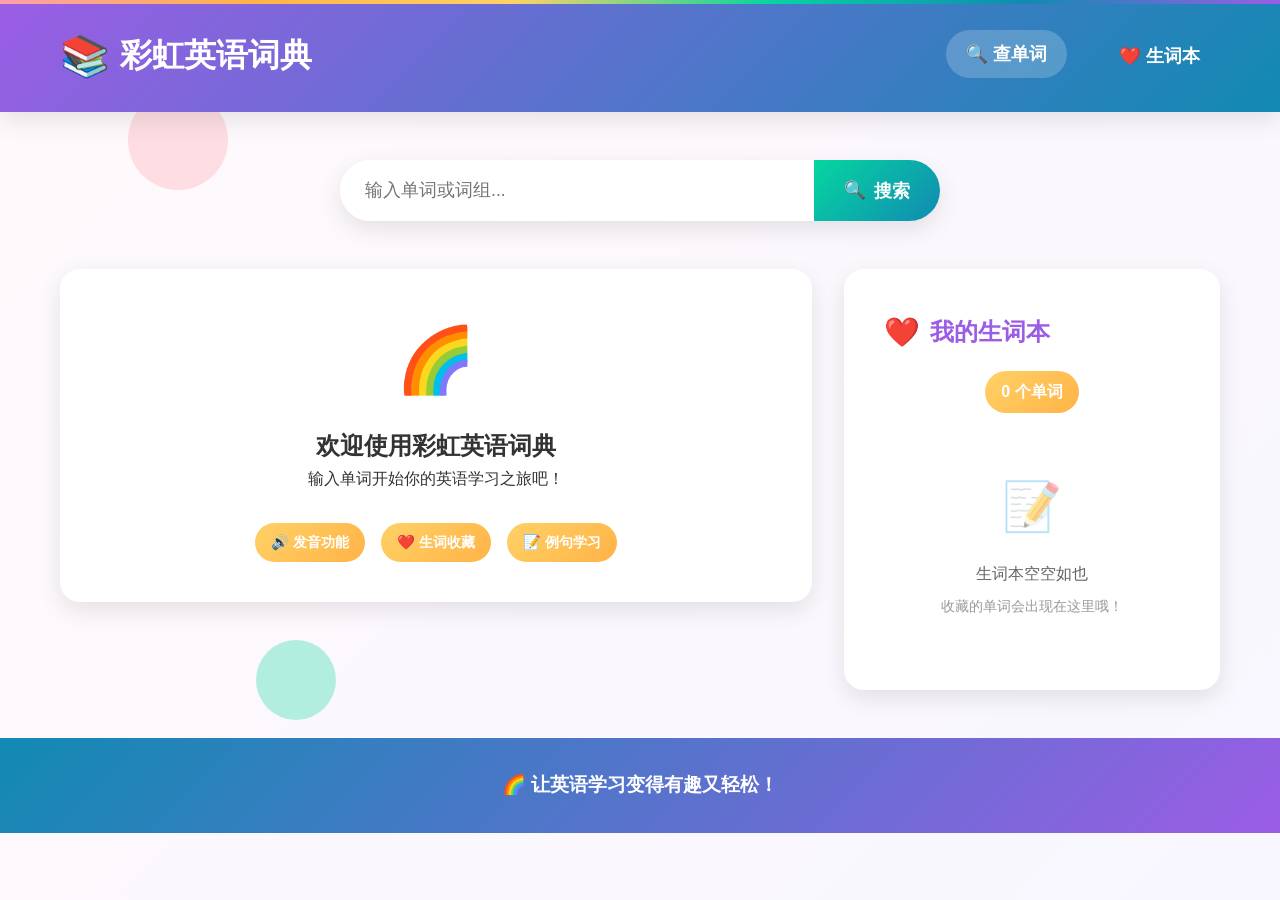
<file: index.html>
<!DOCTYPE html>
<html lang="en">
<head>
    <meta charset="UTF-8">
    <meta name="viewport" content="width=device-width, initial-scale=1.0">
    <title>彩虹英语词典 | Rainbow English Dictionary</title>
    <link rel="stylesheet" href="style.css">
</head>
<body>
    <div class="background-animation">
        <div class="bubble bubble-1"></div>
        <div class="bubble bubble-2"></div>
        <div class="bubble bubble-3"></div>
        <div class="bubble bubble-4"></div>
    </div>

    <header>
        <div class="container">
            <div class="header-content">
                <div class="logo">
                    <span class="logo-icon">📚</span>
                    <span>彩虹英语词典</span>
                </div>
                <nav>
                    <ul>
                        <li><a href="#" class="nav-link active" data-section="dictionary">🔍 查单词</a></li>
                        <li><a href="#" class="nav-link" data-section="vocabulary">❤️ 生词本</a></li>
                    </ul>
                </nav>
            </div>
        </div>
    </header>

    <section class="search-section">
        <div class="container">
            <div class="search-container">
                <input type="text" class="search-input" placeholder="输入单词或词组..." id="searchInput">
                <button class="search-btn" id="searchBtn">
                    <span class="btn-icon">🔍</span>
                    搜索
                </button>
            </div>
        </div>
    </section>

    <div class="container">
        <div class="main-content">
            <section class="word-section" id="wordSection">
                <div class="welcome-card" id="welcomeCard">
                    <div class="welcome-icon">🌈</div>
                    <h2>欢迎使用彩虹英语词典</h2>
                    <p>输入单词开始你的英语学习之旅吧！</p>
                    <div class="feature-tags">
                        <span class="tag">🔊 发音功能</span>
                        <span class="tag">❤️ 生词收藏</span>
                        <span class="tag">📝 例句学习</span>
                    </div>
                </div>
                
                <div class="word-card" id="wordContent" style="display: none;">
                    <div class="word-header">
                        <div class="word-info">
                            <h1 class="word-title" id="wordTitle">Word</h1>
                            <div class="word-phonetic" id="wordPhonetic">/wɜːrd/</div>
                        </div>
                        <div class="word-actions">
                            <button class="btn btn-speak" id="pronounceBtn">
                                <span class="btn-icon">🔊</span>
                                发音
                            </button>
                            <button class="btn btn-save" id="saveWordBtn">
                                <span class="btn-icon">❤️</span>
                                加入生词本
                            </button>
                        </div>
                    </div>
                    <div class="word-meanings" id="wordMeanings">
                        <!-- Meanings will be populated here -->
                    </div>
                </div>

                <div class="error-card" id="errorCard" style="display: none;">
                    <div class="error-icon">😕</div>
                    <h2>未找到单词</h2>
                    <p id="errorMessage">请检查拼写或尝试其他单词</p>
                </div>
            </section>

            <aside class="sidebar">
                <div class="vocab-card">
                    <h2 class="sidebar-title">
                        <span class="title-icon">❤️</span>
                        我的生词本
                    </h2>
                    <div class="vocab-stats">
                        <span id="vocabCount">0</span> 个单词
                    </div>
                    <ul class="vocab-list" id="vocabList">
                        <!-- Saved words will appear here -->
                    </ul>
                    <div class="empty-vocab" id="emptyVocab">
                        <div class="empty-icon">📝</div>
                        <p>生词本空空如也</p>
                        <p class="empty-hint">收藏的单词会出现在这里哦！</p>
                    </div>
                </div>
            </aside>
        </div>
    </div>

    <footer>
        <div class="container">
            <p>🌈 让英语学习变得有趣又轻松！</p>
        </div>
    </footer>

    <script src="script.js"></script>
</body>
</html>
</file>
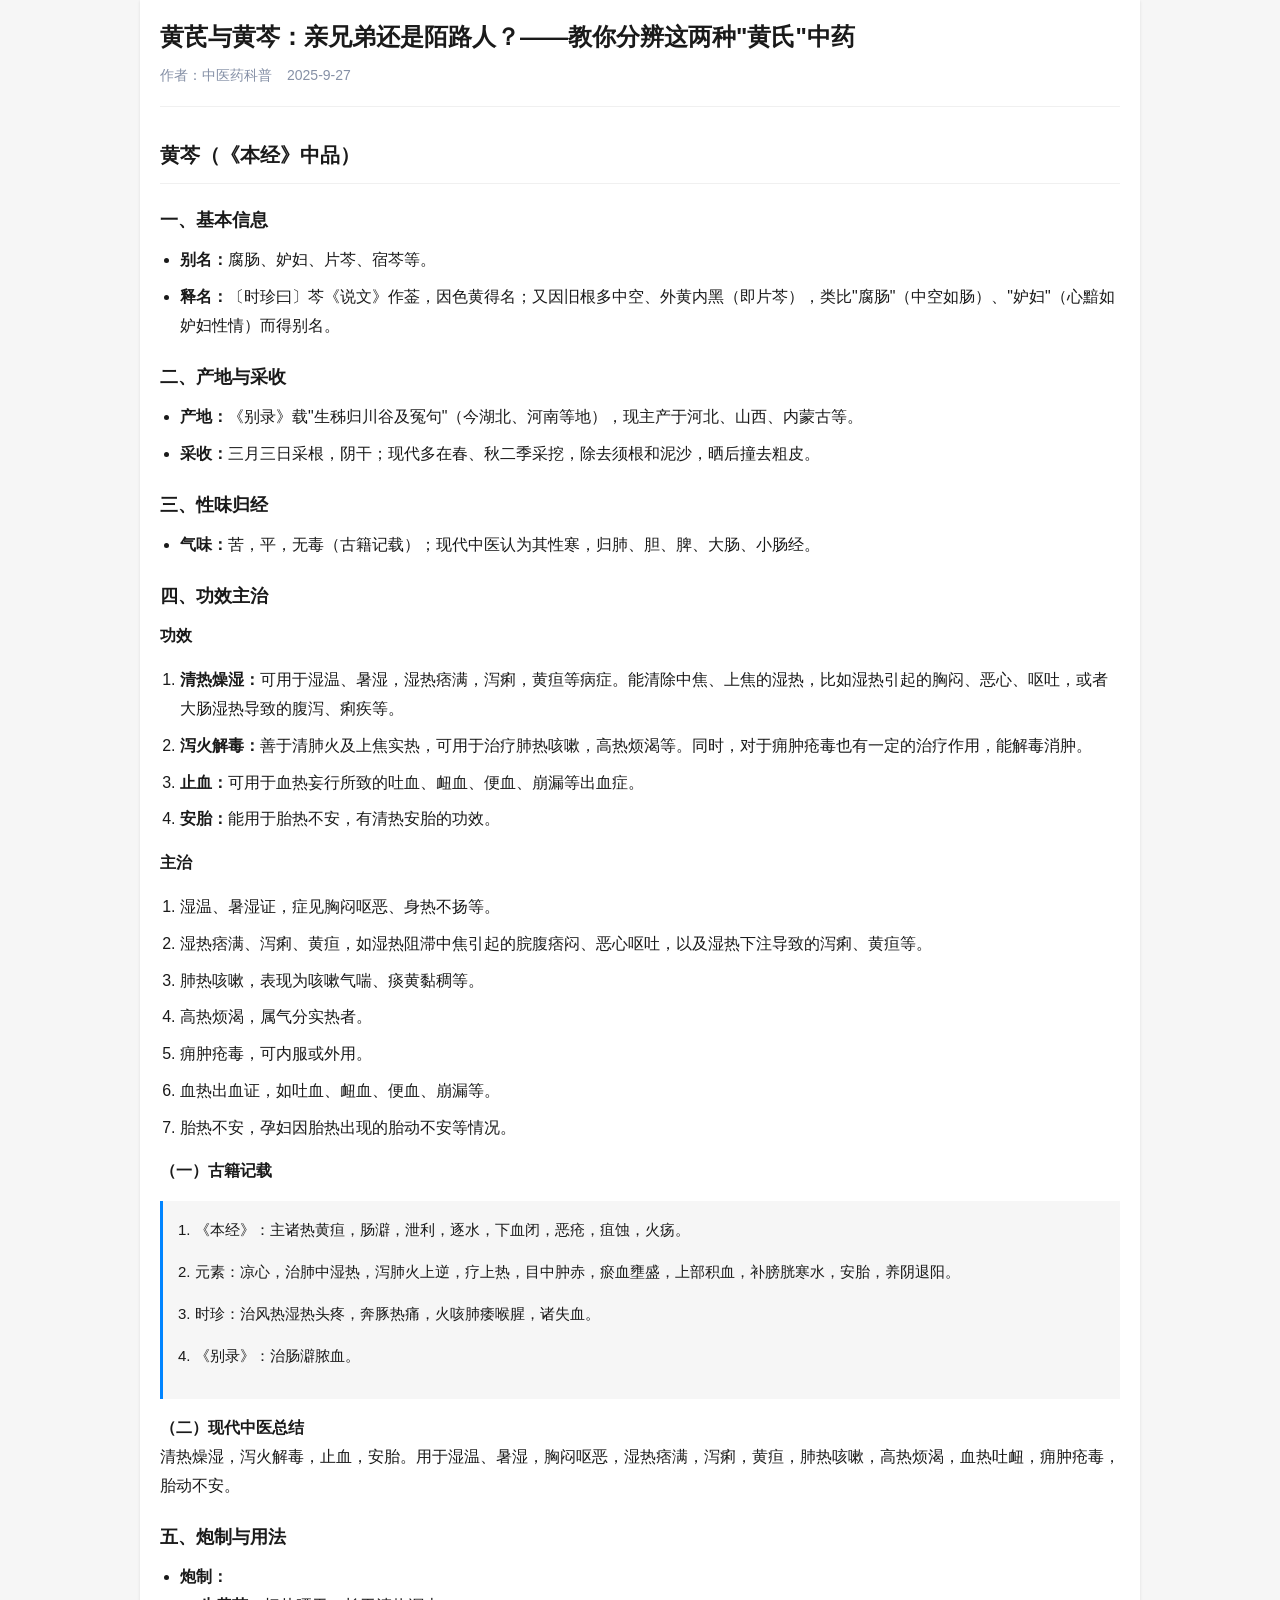
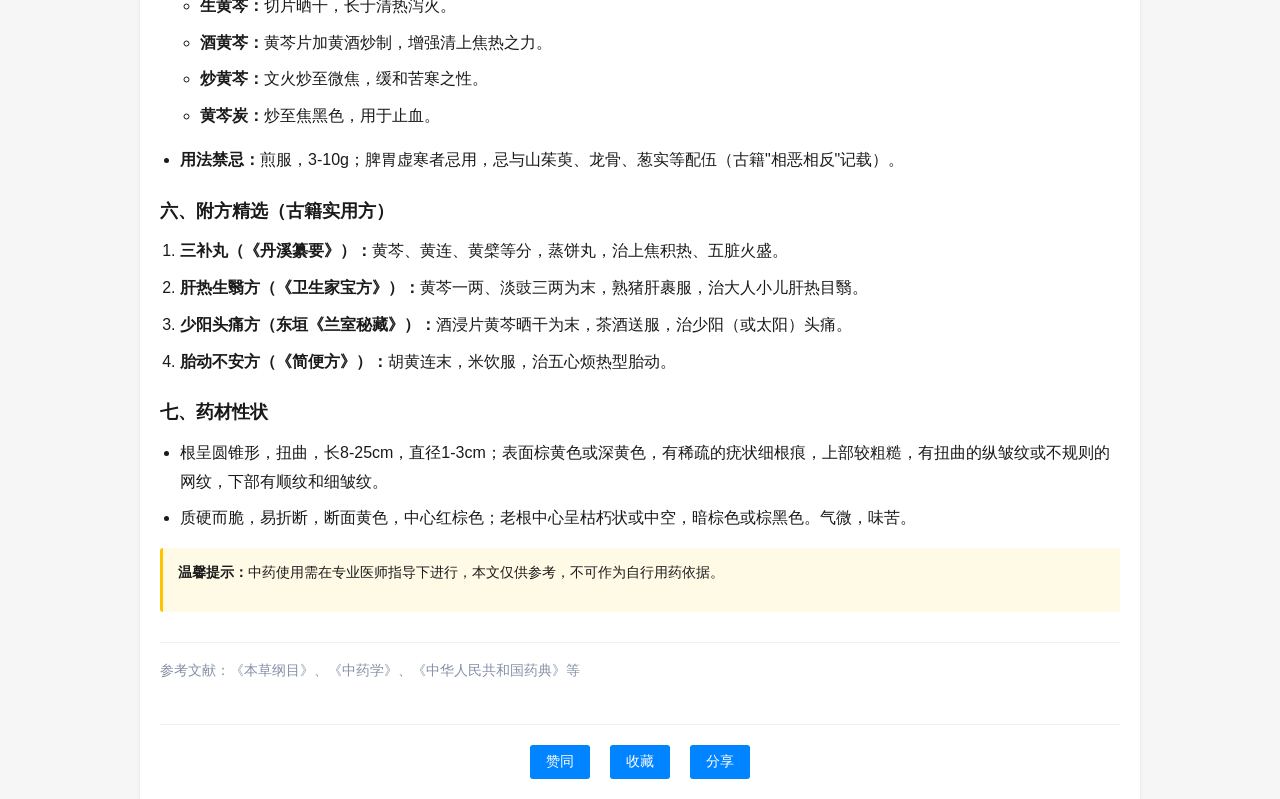
<file: hucen-AI.html>
<!DOCTYPE html>
<html lang="zh-CN">
<head>
    <meta charset="UTF-8">
    <meta name="viewport" content="width=device-width, initial-scale=1.0">
    <title>黄芪与黄芩：亲兄弟还是陌路人？——教你分辨这两种"黄氏"中药</title>
    <style>
        /* 知乎风格CSS样式 */
        * {
            margin: 0;
            padding: 0;
            box-sizing: border-box;
        }
        
        body {
            font-family: -apple-system, BlinkMacSystemFont, "Segoe UI", Roboto, "PingFang SC", "Microsoft YaHei", sans-serif;
            line-height: 1.6;
            color: #1a1a1a;
            background-color: #f6f6f6;
            padding: 0;
            margin: 0;
        }
        
        .container {
            max-width: 1000px;
            margin: 0 auto;
            padding: 20px;
            background-color: #fff;
            box-shadow: 0 1px 3px rgba(0, 0, 0, 0.1);
        }
        
        header {
            border-bottom: 1px solid #f0f0f0;
            padding-bottom: 20px;
            margin-bottom: 30px;
        }
        
        h1 {
            font-size: 24px;
            font-weight: 600;
            line-height: 1.4;
            margin-bottom: 10px;
        }
        
        .article-meta {
            color: #8590a6;
            font-size: 14px;
            display: flex;
            align-items: center;
        }
        
        .author {
            margin-right: 15px;
        }
        
        .content {
            font-size: 16px;
            line-height: 1.8;
        }
        
        h2 {
            font-size: 20px;
            font-weight: 600;
            margin: 30px 0 15px 0;
            padding-bottom: 10px;
            border-bottom: 1px solid #f0f0f0;
        }
        
        h3 {
            font-size: 18px;
            font-weight: 600;
            margin: 20px 0 10px 0;
        }
        
        p {
            margin-bottom: 15px;
        }
        
        ul, ol {
            margin-bottom: 15px;
            padding-left: 20px;
        }
        
        li {
            margin-bottom: 8px;
        }
        
        .highlight {
            background-color: #f6f6f6;
            padding: 15px;
            border-left: 3px solid #0084ff;
            margin: 15px 0;
            font-size: 15px;
        }
        
        .note {
            background-color: #fffae6;
            padding: 12px 15px;
            border-radius: 3px;
            margin: 15px 0;
            font-size: 14px;
            border-left: 3px solid #ffc300;
        }
        
        .reference {
            font-size: 14px;
            color: #8590a6;
            margin-top: 30px;
            padding-top: 15px;
            border-top: 1px solid #f0f0f0;
        }
        
        .actions {
            display: flex;
            justify-content: center;
            margin-top: 40px;
            padding-top: 20px;
            border-top: 1px solid #f0f0f0;
        }
        
        .btn {
            background-color: #0084ff;
            color: white;
            border: none;
            padding: 8px 16px;
            border-radius: 3px;
            cursor: pointer;
            margin: 0 10px;
            font-size: 14px;
        }
        
        .btn:hover {
            background-color: #0077e6;
        }
        
        @media (max-width: 768px) {
            .container {
                padding: 15px;
            }
            
            h1 {
                font-size: 20px;
            }
            
            h2 {
                font-size: 18px;
            }
            
            .content {
                font-size: 15px;
            }
        }
    </style>
</head>
<body>
    <div class="container">
        <header>
            <h1>黄芪与黄芩：亲兄弟还是陌路人？——教你分辨这两种"黄氏"中药</h1>
            <div class="article-meta">
                <span class="author">作者：中医药科普</span>
                <span class="date">2025-9-27</span>
            </div>
        </header>
        
        <div class="content">
            <h2>黄芩（《本经》中品）</h2>
            
            <h3>一、基本信息</h3>
            <ul>
                <li><strong>别名：</strong>腐肠、妒妇、片芩、宿芩等。</li>
                <li><strong>释名：</strong>〔时珍曰〕芩《说文》作菳，因色黄得名；又因旧根多中空、外黄内黑（即片芩），类比"腐肠"（中空如肠）、"妒妇"（心黯如妒妇性情）而得别名。</li>
            </ul>
            
            <h3>二、产地与采收</h3>
            <ul>
                <li><strong>产地：</strong>《别录》载"生秭归川谷及冤句"（今湖北、河南等地），现主产于河北、山西、内蒙古等。</li>
                <li><strong>采收：</strong>三月三日采根，阴干；现代多在春、秋二季采挖，除去须根和泥沙，晒后撞去粗皮。</li>
            </ul>
            
            <h3>三、性味归经</h3>
            <ul>
                <li><strong>气味：</strong>苦，平，无毒（古籍记载）；现代中医认为其性寒，归肺、胆、脾、大肠、小肠经。</li>
            </ul>
            
            <h3>四、功效主治</h3>
            <p><strong>功效</strong></p>
            <ol>
                <li><strong>清热燥湿：</strong>可用于湿温、暑湿，湿热痞满，泻痢，黄疸等病症。能清除中焦、上焦的湿热，比如湿热引起的胸闷、恶心、呕吐，或者大肠湿热导致的腹泻、痢疾等。</li>
                <li><strong>泻火解毒：</strong>善于清肺火及上焦实热，可用于治疗肺热咳嗽，高热烦渴等。同时，对于痈肿疮毒也有一定的治疗作用，能解毒消肿。</li>
                <li><strong>止血：</strong>可用于血热妄行所致的吐血、衄血、便血、崩漏等出血症。</li>
                <li><strong>安胎：</strong>能用于胎热不安，有清热安胎的功效。</li>
            </ol>
            
            <p><strong>主治</strong></p>
            <ol>
                <li>湿温、暑湿证，症见胸闷呕恶、身热不扬等。</li>
                <li>湿热痞满、泻痢、黄疸，如湿热阻滞中焦引起的脘腹痞闷、恶心呕吐，以及湿热下注导致的泻痢、黄疸等。</li>
                <li>肺热咳嗽，表现为咳嗽气喘、痰黄黏稠等。</li>
                <li>高热烦渴，属气分实热者。</li>
                <li>痈肿疮毒，可内服或外用。</li>
                <li>血热出血证，如吐血、衄血、便血、崩漏等。</li>
                <li>胎热不安，孕妇因胎热出现的胎动不安等情况。</li>
            </ol>
            
            <h4>（一）古籍记载</h4>
            <div class="highlight">
                <p>1. 《本经》：主诸热黄疸，肠澼，泄利，逐水，下血闭，恶疮，疽蚀，火疡。</p>
                <p>2. 元素：凉心，治肺中湿热，泻肺火上逆，疗上热，目中肿赤，瘀血壅盛，上部积血，补膀胱寒水，安胎，养阴退阳。</p>
                <p>3. 时珍：治风热湿热头疼，奔豚热痛，火咳肺痿喉腥，诸失血。</p>
                <p>4. 《别录》：治肠澼脓血。</p>
            </div>
            
            <h4>（二）现代中医总结</h4>
            <p>清热燥湿，泻火解毒，止血，安胎。用于湿温、暑湿，胸闷呕恶，湿热痞满，泻痢，黄疸，肺热咳嗽，高热烦渴，血热吐衄，痈肿疮毒，胎动不安。</p>
            
            <h3>五、炮制与用法</h3>
            <ul>
                <li><strong>炮制：</strong>
                    <ul>
                        <li><strong>生黄芩：</strong>切片晒干，长于清热泻火。</li>
                        <li><strong>酒黄芩：</strong>黄芩片加黄酒炒制，增强清上焦热之力。</li>
                        <li><strong>炒黄芩：</strong>文火炒至微焦，缓和苦寒之性。</li>
                        <li><strong>黄芩炭：</strong>炒至焦黑色，用于止血。</li>
                    </ul>
                </li>
                <li><strong>用法禁忌：</strong>煎服，3-10g；脾胃虚寒者忌用，忌与山茱萸、龙骨、葱实等配伍（古籍"相恶相反"记载）。</li>
            </ul>
            
            <h3>六、附方精选（古籍实用方）</h3>
            <ol>
                <li><strong>三补丸（《丹溪纂要》）：</strong>黄芩、黄连、黄檗等分，蒸饼丸，治上焦积热、五脏火盛。</li>
                <li><strong>肝热生翳方（《卫生家宝方》）：</strong>黄芩一两、淡豉三两为末，熟猪肝裹服，治大人小儿肝热目翳。</li>
                <li><strong>少阳头痛方（东垣《兰室秘藏》）：</strong>酒浸片黄芩晒干为末，茶酒送服，治少阳（或太阳）头痛。</li>
                <li><strong>胎动不安方（《简便方》）：</strong>胡黄连末，米饮服，治五心烦热型胎动。</li>
            </ol>
            
            <h3>七、药材性状</h3>
            <ul>
                <li>根呈圆锥形，扭曲，长8-25cm，直径1-3cm；表面棕黄色或深黄色，有稀疏的疣状细根痕，上部较粗糙，有扭曲的纵皱纹或不规则的网纹，下部有顺纹和细皱纹。</li>
                <li>质硬而脆，易折断，断面黄色，中心红棕色；老根中心呈枯朽状或中空，暗棕色或棕黑色。气微，味苦。</li>
            </ul>
            
            <div class="note">
                <p><strong>温馨提示：</strong>中药使用需在专业医师指导下进行，本文仅供参考，不可作为自行用药依据。</p>
            </div>
            
            <div class="reference">
                <p>参考文献：《本草纲目》、《中药学》、《中华人民共和国药典》等</p>
            </div>
        </div>
        
        <div class="actions">
            <button class="btn">赞同</button>
            <button class="btn">收藏</button>
            <button class="btn">分享</button>
        </div>
    </div>
</body>
</html>
</file>
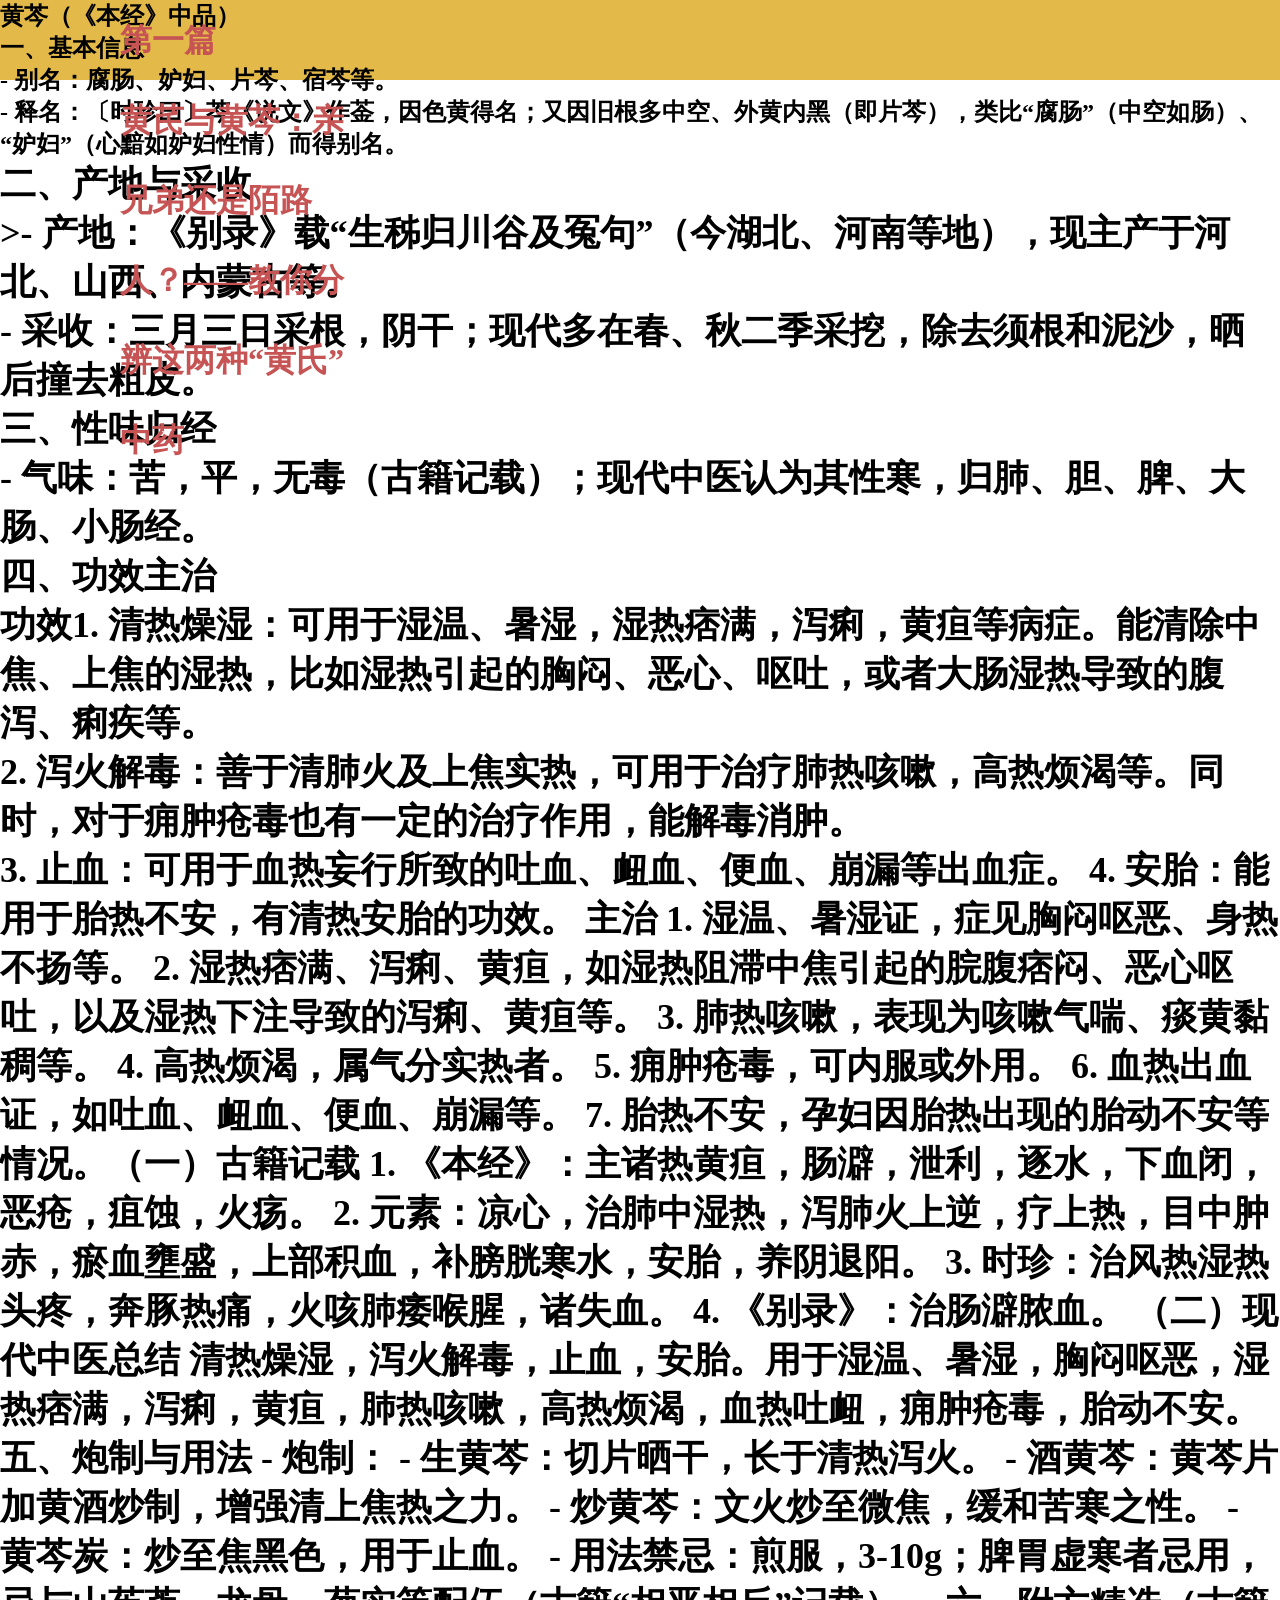
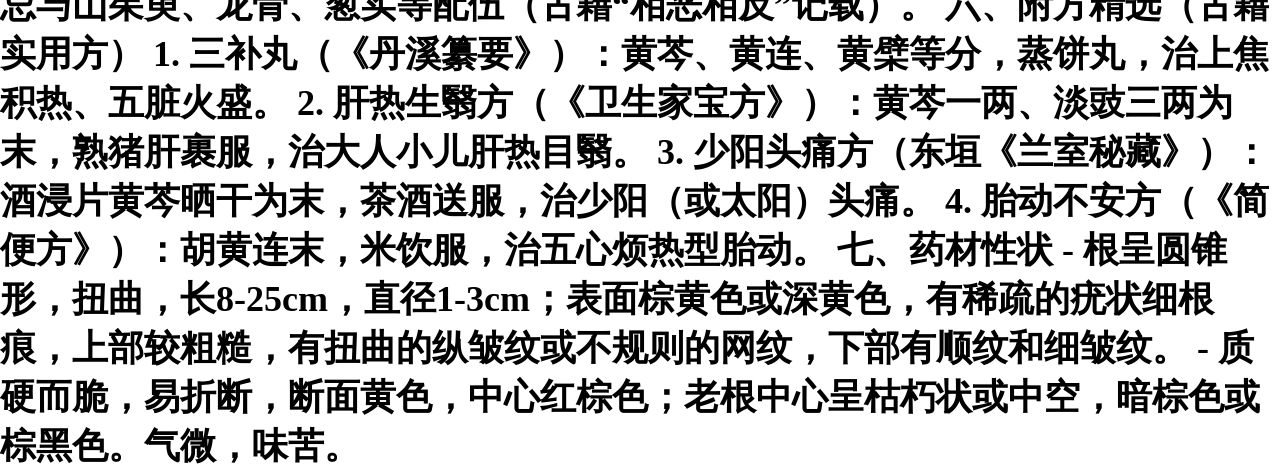
<file: medicine.html>
<!DOCTYPE html>
<html lang="zh-CN">
<head>
    <meta charset="UTF-8">
    <meta name="viewport" content="width=device-width, initial-scale=1.0">
    <title>黄芪与黄芩</title>
    <link rel="stylesheet" href="style-medicine.css">
</head>

    <body>
    <header>
    <h1>
        <p>第一篇
        <p>黄芪与黄芩：亲兄弟还是陌路人？——教你分辨这两种“黄氏”中药
    </h1>
    <h2>黄芩（《本经》中品）

<main>
    <section class="huangcen">
        <nav>
            <ul>
        <li>一、基本信息
 
<li>- 别名：腐肠、妒妇、片芩、宿芩等。

<li>- 释名：〔时珍曰〕芩《说文》作菳，因色黄得名；又因旧根多中空、外黄内黑（即片芩），类比“腐肠”（中空如肠）、“妒妇”（心黯如妒妇性情）而得别名。
 
<h2>二、产地与采收
 
<li>>- 产地：《别录》载“生秭归川谷及冤句”（今湖北、河南等地），现主产于河北、山西、内蒙古等。

<li>- 采收：三月三日采根，阴干；现代多在春、秋二季采挖，除去须根和泥沙，晒后撞去粗皮。
 
<li>三、性味归经
 
<li>- 气味：苦，平，无毒（古籍记载）；现代中医认为其性寒，归肺、胆、脾、大肠、小肠经。
 
<li>四、功效主治
<li>功效1. 清热燥湿：可用于湿温、暑湿，湿热痞满，泻痢，黄疸等病症。能清除中焦、上焦的湿热，比如湿热引起的胸闷、恶心、呕吐，或者大肠湿热导致的腹泻、痢疾等。

<li>2. 泻火解毒：善于清肺火及上焦实热，可用于治疗肺热咳嗽，高热烦渴等。同时，对于痈肿疮毒也有一定的治疗作用，能解毒消肿。

<li>3. 止血：可用于血热妄行所致的吐血、衄血、便血、崩漏等出血症。

4. 安胎：能用于胎热不安，有清热安胎的功效。
 主治
1. 湿温、暑湿证，症见胸闷呕恶、身热不扬等。

2. 湿热痞满、泻痢、黄疸，如湿热阻滞中焦引起的脘腹痞闷、恶心呕吐，以及湿热下注导致的泻痢、黄疸等。

3. 肺热咳嗽，表现为咳嗽气喘、痰黄黏稠等。

4. 高热烦渴，属气分实热者。

5. 痈肿疮毒，可内服或外用。

6. 血热出血证，如吐血、衄血、便血、崩漏等。

7. 胎热不安，孕妇因胎热出现的胎动不安等情况。（一）古籍记载
 
1. 《本经》：主诸热黄疸，肠澼，泄利，逐水，下血闭，恶疮，疽蚀，火疡。

2. 元素：凉心，治肺中湿热，泻肺火上逆，疗上热，目中肿赤，瘀血壅盛，上部积血，补膀胱寒水，安胎，养阴退阳。

3. 时珍：治风热湿热头疼，奔豚热痛，火咳肺痿喉腥，诸失血。

4. 《别录》：治肠澼脓血。
 
（二）现代中医总结
 
清热燥湿，泻火解毒，止血，安胎。用于湿温、暑湿，胸闷呕恶，湿热痞满，泻痢，黄疸，肺热咳嗽，高热烦渴，血热吐衄，痈肿疮毒，胎动不安。
 
五、炮制与用法
 
- 炮制：

- 生黄芩：切片晒干，长于清热泻火。

- 酒黄芩：黄芩片加黄酒炒制，增强清上焦热之力。

- 炒黄芩：文火炒至微焦，缓和苦寒之性。

- 黄芩炭：炒至焦黑色，用于止血。

- 用法禁忌：煎服，3-10g；脾胃虚寒者忌用，忌与山茱萸、龙骨、葱实等配伍（古籍“相恶相反”记载）。
 
六、附方精选（古籍实用方）
 
1. 三补丸（《丹溪纂要》）：黄芩、黄连、黄檗等分，蒸饼丸，治上焦积热、五脏火盛。

2. 肝热生翳方（《卫生家宝方》）：黄芩一两、淡豉三两为末，熟猪肝裹服，治大人小儿肝热目翳。

3. 少阳头痛方（东垣《兰室秘藏》）：酒浸片黄芩晒干为末，茶酒送服，治少阳（或太阳）头痛。

4. 胎动不安方（《简便方》）：胡黄连末，米饮服，治五心烦热型胎动。
 
七、药材性状
 
- 根呈圆锥形，扭曲，长8-25cm，直径1-3cm；表面棕黄色或深黄色，有稀疏的疣状细根痕，上部较粗糙，有扭曲的纵皱纹或不规则的网纹，下部有顺纹和细皱纹。

- 质硬而脆，易折断，断面黄色，中心红棕色；老根中心呈枯朽状或中空，暗棕色或棕黑色。气微，味苦。

</body>
</html>
</file>
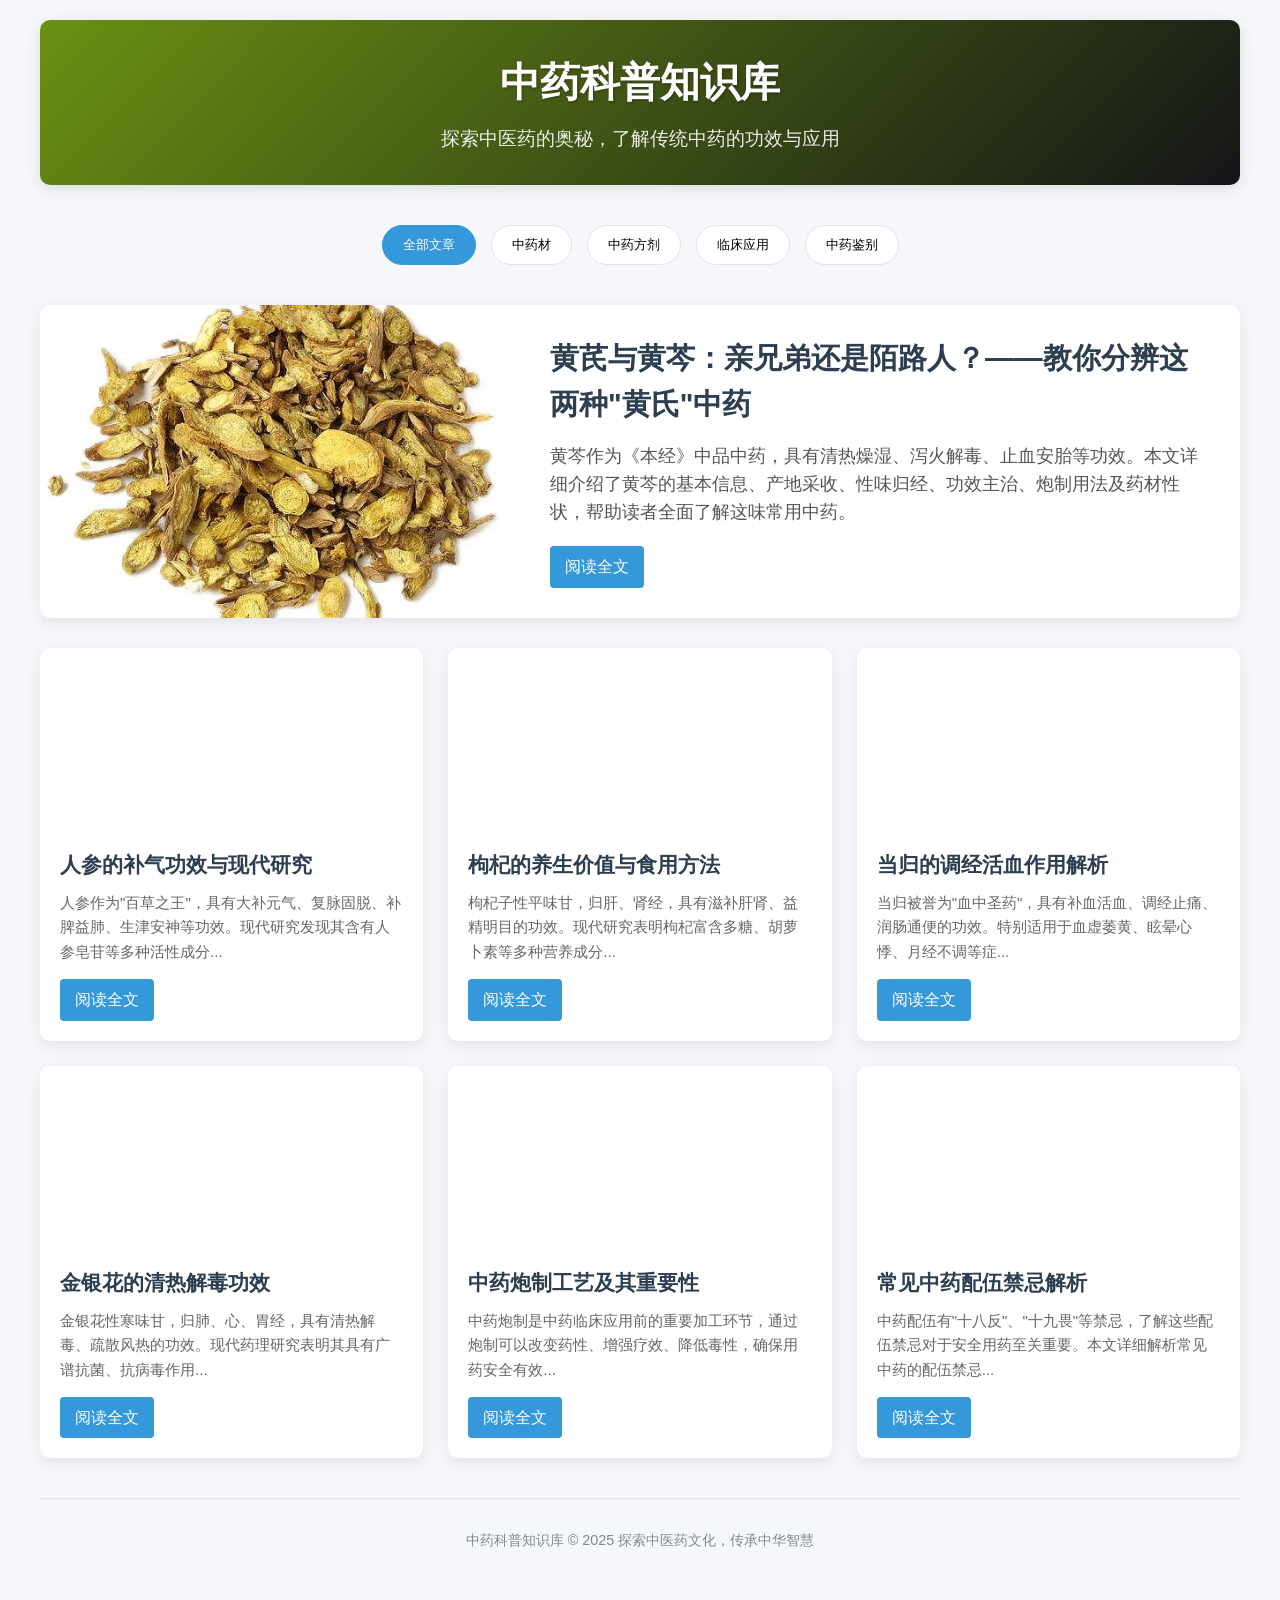
<file: nav.html>
<!DOCTYPE html>
<html lang="zh-CN">
<head>
    <meta charset="UTF-8">
    <meta name="viewport" content="width=device-width, initial-scale=1.0">
    <title>中药科普文章导航</title>
    <style>
        * {
            margin: 0;
            padding: 0;
            box-sizing: border-box;
            font-family: "PingFang SC", "Microsoft YaHei", sans-serif;
        }
        
        body {
            background-color: #f5f7fa;
            color: #333;
            line-height: 1.6;
            padding: 20px;
        }
        
        .container {
            max-width: 1200px;
            margin: 0 auto;
        }
        
        header {
            text-align: center;
            padding: 30px 0;
            margin-bottom: 40px;
            background: linear-gradient(135deg, #6a9113 0%, #141517 100%);
            color: white;
            border-radius: 10px;
            box-shadow: 0 4px 15px rgba(0, 0, 0, 0.1);
        }
        
        h1 {
            font-size: 2.5rem;
            margin-bottom: 10px;
            text-shadow: 1px 1px 3px rgba(0, 0, 0, 0.3);
        }
        
        .subtitle {
            font-size: 1.2rem;
            opacity: 0.9;
            max-width: 800px;
            margin: 0 auto;
        }
        
        .articles-grid {
            display: grid;
            grid-template-columns: repeat(auto-fill, minmax(350px, 1fr));
            gap: 25px;
            margin-bottom: 40px;
        }
        
        .article-card {
            background: white;
            border-radius: 10px;
            overflow: hidden;
            box-shadow: 0 5px 15px rgba(0, 0, 0, 0.08);
            transition: transform 0.3s, box-shadow 0.3s;
        }
        
        .article-card:hover {
            transform: translateY(-5px);
            box-shadow: 0 10px 25px rgba(0, 0, 0, 0.15);
        }
        
        .card-image {
            height: 180px;
            background-size: cover;
            background-position: center;
        }
        
        .card-content {
            padding: 20px;
        }
        
        .card-title {
            font-size: 1.3rem;
            margin-bottom: 10px;
            color: #2c3e50;
        }
        
        .card-excerpt {
            color: #666;
            font-size: 0.95rem;
            margin-bottom: 15px;
            display: -webkit-box;
            -webkit-line-clamp: 3;
            -webkit-box-orient: vertical;
            overflow: hidden;
        }
        
        .read-more {
            display: inline-block;
            background: #3498db;
            color: white;
            padding: 8px 15px;
            border-radius: 4px;
            text-decoration: none;
            font-weight: 500;
            transition: background 0.3s;
        }
        
        .read-more:hover {
            background: #2980b9;
        }
        
        .featured-article {
            grid-column: 1 / -1;
            display: flex;
            flex-direction: row;
            background: white;
            border-radius: 10px;
            overflow: hidden;
            box-shadow: 0 5px 15px rgba(0, 0, 0, 0.08);
            margin-bottom: 30px;
        }
        
        .featured-image {
            flex: 0 0 40%;
            min-height: 300px;
            background-size: cover;
            background-position: center;
        }
        
        .featured-content {
            flex: 1;
            padding: 30px;
        }
        
        .featured-title {
            font-size: 1.8rem;
            margin-bottom: 15px;
            color: #2c3e50;
        }
        
        .featured-excerpt {
            font-size: 1.1rem;
            margin-bottom: 20px;
            color: #555;
        }
        
        .categories {
            display: flex;
            flex-wrap: wrap;
            gap: 15px;
            margin-bottom: 40px;
            justify-content: center;
        }
        
        .category-btn {
            padding: 10px 20px;
            background: white;
            border: 1px solid #e1e4e8;
            border-radius: 30px;
            cursor: pointer;
            transition: all 0.3s;
            font-weight: 500;
        }
        
        .category-btn:hover, .category-btn.active {
            background: #3498db;
            color: white;
            border-color: #3498db;
        }
        
        footer {
            text-align: center;
            padding: 30px 0;
            margin-top: 40px;
            border-top: 1px solid #e1e4e8;
            color: #7f8c8d;
            font-size: 0.9rem;
        }
        
        @media (max-width: 768px) {
            .featured-article {
                flex-direction: column;
            }
            
            .featured-image {
                min-height: 200px;
            }
            
            .articles-grid {
                grid-template-columns: 1fr;
            }
            
            h1 {
                font-size: 2rem;
            }
        }
    </style>
</head>
<body>
    <div class="container">
        <header>
            <h1>中药科普知识库</h1>
            <p class="subtitle">探索中医药的奥秘，了解传统中药的功效与应用</p>
        </header>
        
        <div class="categories">
            <button class="category-btn active">全部文章</button>
            <button class="category-btn">中药材</button>
            <button class="category-btn">中药方剂</button>
            <button class="category-btn">临床应用</button>
            <button class="category-btn">中药鉴别</button>
        </div>
        
        <div class="featured-article">
            <div class="featured-image" style="background-image: url('huangcen1.png');"></div>
            <div class="featured-content">
                <h2 class="featured-title">黄芪与黄芩：亲兄弟还是陌路人？——教你分辨这两种"黄氏"中药</h2>
                <p class="featured-excerpt">黄芩作为《本经》中品中药，具有清热燥湿、泻火解毒、止血安胎等功效。本文详细介绍了黄芩的基本信息、产地采收、性味归经、功效主治、炮制用法及药材性状，帮助读者全面了解这味常用中药。</p>
                <a href="hucen-AI.html" class="read-more">阅读全文</a>
            </div>
        </div>
        
        <div class="articles-grid">
            <div class="article-card">
                <div class="card-image" style="background-image: url('#');"></div>
                <div class="card-content">
                    <h3 class="card-title">人参的补气功效与现代研究</h3>
                    <p class="card-excerpt">人参作为"百草之王"，具有大补元气、复脉固脱、补脾益肺、生津安神等功效。现代研究发现其含有人参皂苷等多种活性成分...</p>
                    <a href="#" class="read-more">阅读全文</a>
                </div>
            </div>
            
            <div class="article-card">
                <div class="card-image" style="background-image: url('#');"></div>
                <div class="card-content">
                    <h3 class="card-title">枸杞的养生价值与食用方法</h3>
                    <p class="card-excerpt">枸杞子性平味甘，归肝、肾经，具有滋补肝肾、益精明目的功效。现代研究表明枸杞富含多糖、胡萝卜素等多种营养成分...</p>
                    <a href="#" class="read-more">阅读全文</a>
                </div>
            </div>
            
            <div class="article-card">
                <div class="card-image" style="background-image: url('#');"></div>
                <div class="card-content">
                    <h3 class="card-title">当归的调经活血作用解析</h3>
                    <p class="card-excerpt">当归被誉为"血中圣药"，具有补血活血、调经止痛、润肠通便的功效。特别适用于血虚萎黄、眩晕心悸、月经不调等症...</p>
                    <a href="#" class="read-more">阅读全文</a>
                </div>
            </div>
            
            <div class="article-card">
                <div class="card-image" style="background-image: url('#');"></div>
                <div class="card-content">
                    <h3 class="card-title">金银花的清热解毒功效</h3>
                    <p class="card-excerpt">金银花性寒味甘，归肺、心、胃经，具有清热解毒、疏散风热的功效。现代药理研究表明其具有广谱抗菌、抗病毒作用...</p>
                    <a href="#" class="read-more">阅读全文</a>
                </div>
            </div>
            
            <div class="article-card">
                <div class="card-image" style="background-image: url('#');"></div>
                <div class="card-content">
                    <h3 class="card-title">中药炮制工艺及其重要性</h3>
                    <p class="card-excerpt">中药炮制是中药临床应用前的重要加工环节，通过炮制可以改变药性、增强疗效、降低毒性，确保用药安全有效...</p>
                    <a href="#" class="read-more">阅读全文</a>
                </div>
            </div>
            
            <div class="article-card">
                <div class="card-image" style="background-image: url('#');"></div>
                <div class="card-content">
                    <h3 class="card-title">常见中药配伍禁忌解析</h3>
                    <p class="card-excerpt">中药配伍有"十八反"、"十九畏"等禁忌，了解这些配伍禁忌对于安全用药至关重要。本文详细解析常见中药的配伍禁忌...</p>
                    <a href="#" class="read-more">阅读全文</a>
                </div>
            </div>
        </div>
        
        <footer>
            <p>中药科普知识库 &copy; 2025 探索中医药文化，传承中华智慧</p>
        </footer>
    </div>

    <script>
        // 简单的分类筛选功能
        document.querySelectorAll('.category-btn').forEach(button => {
            button.addEventListener('click', function() {
                // 移除所有按钮的active类
                document.querySelectorAll('.category-btn').forEach(btn => {
                    btn.classList.remove('active');
                });
                
                // 为当前点击的按钮添加active类
                this.classList.add('active');
                
                // 这里可以添加实际的文章筛选逻辑
                // 由于是静态示例，我们只是模拟效果
                const category = this.textContent;
                alert(`已筛选分类: ${category}`);
            });
        });
    </script>
</body>

</html>
</file>
<file: style.css>
:root {
    --pink: #FF9EAA;
    --orange: #FFB347;
    --yellow: #FFD166;
    --green: #06D6A0;
    --blue: #118AB2;
    --purple: #9B5DE5;
    --light-bg: #FFF9FB;
    --white: #FFFFFF;
    --shadow: 0 8px 25px rgba(0, 0, 0, 0.1);
    --radius: 20px;
    --transition: all 0.3s ease;
}

* {
    margin: 0;
    padding: 0;
    box-sizing: border-box;
    font-family: 'Comic Sans MS', 'Segoe UI', Tahoma, Geneva, Verdana, sans-serif;
}

body {
    background: linear-gradient(135deg, var(--light-bg) 0%, #f8f7ff 100%);
    color: #333;
    line-height: 1.6;
    min-height: 100vh;
    position: relative;
    overflow-x: hidden;
}

.background-animation {
    position: fixed;
    top: 0;
    left: 0;
    width: 100%;
    height: 100%;
    z-index: -1;
    overflow: hidden;
}

.bubble {
    position: absolute;
    border-radius: 50%;
    opacity: 0.3;
    animation: float 20s infinite linear;
}

.bubble-1 {
    width: 100px;
    height: 100px;
    background: var(--pink);
    top: 10%;
    left: 10%;
    animation-delay: 0s;
}

.bubble-2 {
    width: 150px;
    height: 150px;
    background: var(--blue);
    top: 60%;
    right: 10%;
    animation-delay: -5s;
}

.bubble-3 {
    width: 80px;
    height: 80px;
    background: var(--green);
    bottom: 20%;
    left: 20%;
    animation-delay: -10s;
}

.bubble-4 {
    width: 120px;
    height: 120px;
    background: var(--purple);
    top: 30%;
    right: 20%;
    animation-delay: -15s;
}

@keyframes float {
    0%, 100% {
        transform: translateY(0) rotate(0deg);
    }
    25% {
        transform: translateY(-20px) rotate(90deg);
    }
    50% {
        transform: translateY(0) rotate(180deg);
    }
    75% {
        transform: translateY(20px) rotate(270deg);
    }
}

.container {
    max-width: 1200px;
    margin: 0 auto;
    padding: 0 20px;
}

header {
    background: linear-gradient(135deg, var(--purple) 0%, var(--blue) 100%);
    color: white;
    padding: 1.5rem 0;
    box-shadow: var(--shadow);
    position: relative;
    overflow: hidden;
}

header::before {
    content: '';
    position: absolute;
    top: 0;
    left: 0;
    right: 0;
    height: 4px;
    background: linear-gradient(90deg, var(--pink), var(--orange), var(--yellow), var(--green), var(--blue), var(--purple));
}

.header-content {
    display: flex;
    justify-content: space-between;
    align-items: center;
}

.logo {
    font-size: 2rem;
    font-weight: bold;
    display: flex;
    align-items: center;
    gap: 10px;
}

.logo-icon {
    font-size: 2.5rem;
    animation: bounce 2s infinite;
}

@keyframes bounce {
    0%, 100% { transform: translateY(0); }
    50% { transform: translateY(-10px); }
}

nav ul {
    display: flex;
    list-style: none;
    gap: 2rem;
}

nav a {
    color: white;
    text-decoration: none;
    font-weight: 600;
    font-size: 1.1rem;
    padding: 10px 20px;
    border-radius: 50px;
    transition: var(--transition);
    display: flex;
    align-items: center;
    gap: 8px;
}

nav a.active, nav a:hover {
    background: rgba(255, 255, 255, 0.2);
    transform: translateY(-2px);
}

.search-section {
    padding: 3rem 0;
    position: relative;
}

.search-container {
    display: flex;
    max-width: 600px;
    margin: 0 auto;
    box-shadow: var(--shadow);
    border-radius: 50px;
    overflow: hidden;
    background: white;
    transition: var(--transition);
}

.search-container:focus-within {
    transform: translateY(-5px);
    box-shadow: 0 15px 35px rgba(0, 0, 0, 0.15);
}

.search-input {
    flex: 1;
    padding: 20px 25px;
    border: none;
    font-size: 1.1rem;
    outline: none;
    background: white;
}

.search-btn {
    background: linear-gradient(135deg, var(--green) 0%, var(--blue) 100%);
    color: white;
    border: none;
    padding: 0 30px;
    font-size: 1.1rem;
    font-weight: 600;
    cursor: pointer;
    transition: var(--transition);
    display: flex;
    align-items: center;
    gap: 8px;
}

.search-btn:hover {
    background: linear-gradient(135deg, var(--blue) 0%, var(--purple) 100%);
    transform: scale(1.05);
}

.main-content {
    display: flex;
    gap: 2rem;
    margin-bottom: 3rem;
}

.word-section {
    flex: 2;
}

.welcome-card, .word-card, .error-card, .vocab-card {
    background: white;
    padding: 2.5rem;
    border-radius: var(--radius);
    box-shadow: var(--shadow);
    text-align: center;
    transition: var(--transition);
}

.welcome-card:hover, .word-card:hover, .vocab-card:hover {
    transform: translateY(-5px);
    box-shadow: 0 15px 35px rgba(0, 0, 0, 0.15);
}

.welcome-icon {
    font-size: 4rem;
    margin-bottom: 1rem;
    animation: rainbow 3s infinite;
}

@keyframes rainbow {
    0% { color: var(--pink); }
    25% { color: var(--orange); }
    50% { color: var(--green); }
    75% { color: var(--blue); }
    100% { color: var(--purple); }
}

.feature-tags {
    display: flex;
    justify-content: center;
    gap: 1rem;
    margin-top: 2rem;
    flex-wrap: wrap;
}

.tag {
    background: linear-gradient(135deg, var(--yellow) 0%, var(--orange) 100%);
    color: white;
    padding: 8px 16px;
    border-radius: 50px;
    font-size: 0.9rem;
    font-weight: 600;
}

.word-header {
    display: flex;
    justify-content: space-between;
    align-items: flex-start;
    margin-bottom: 2rem;
    text-align: left;
}

.word-info {
    flex: 1;
}

.word-title {
    font-size: 3rem;
    background: linear-gradient(135deg, var(--purple) 0%, var(--blue) 100%);
    -webkit-background-clip: text;
    -webkit-text-fill-color: transparent;
    margin-bottom: 0.5rem;
}

.word-phonetic {
    color: var(--blue);
    font-size: 1.2rem;
    font-style: italic;
}

.word-actions {
    display: flex;
    gap: 1rem;
}

.btn {
    padding: 12px 20px;
    border: none;
    border-radius: 50px;
    cursor: pointer;
    font-weight: 600;
    font-size: 1rem;
    transition: var(--transition);
    display: flex;
    align-items: center;
    gap: 8px;
}

.btn-speak {
    background: linear-gradient(135deg, var(--green) 0%, var(--blue) 100%);
    color: white;
}

.btn-save {
    background: linear-gradient(135deg, var(--pink) 0%, var(--orange) 100%);
    color: white;
}

.btn:hover {
    transform: translateY(-3px) scale(1.05);
    box-shadow: 0 8px 20px rgba(0, 0, 0, 0.2);
}

.btn:disabled {
    opacity: 0.6;
    cursor: not-allowed;
    transform: none;
}

.meaning-section {
    margin-bottom: 2rem;
    text-align: left;
}

.part-of-speech {
    font-size: 1.3rem;
    font-weight: 600;
    color: var(--purple);
    margin-bottom: 1rem;
    padding-bottom: 0.5rem;
    border-bottom: 2px solid var(--yellow);
}

.definition {
    margin-bottom: 1.5rem;
    padding-left: 1rem;
    border-left: 4px solid var(--green);
}

.example {
    color: var(--blue);
    font-style: italic;
    margin-top: 0.5rem;
    padding: 10px 15px;
    background: rgba(6, 214, 160, 0.1);
    border-radius: 10px;
    border-left: 3px solid var(--green);
}

.sidebar {
    flex: 1;
}

.vocab-card {
    position: sticky;
    top: 2rem;
}

.sidebar-title {
    font-size: 1.5rem;
    margin-bottom: 1rem;
    color: var(--purple);
    display: flex;
    align-items: center;
    gap: 10px;
}

.title-icon {
    font-size: 1.8rem;
}

.vocab-stats {
    background: linear-gradient(135deg, var(--yellow) 0%, var(--orange) 100%);
    color: white;
    padding: 8px 16px;
    border-radius: 50px;
    font-weight: 600;
    margin-bottom: 1.5rem;
    display: inline-block;
}

.vocab-list {
    list-style: none;
    max-height: 400px;
    overflow-y: auto;
}

.vocab-item {
    padding: 1rem;
    margin-bottom: 0.5rem;
    background: rgba(155, 93, 229, 0.1);
    border-radius: 15px;
    display: flex;
    justify-content: space-between;
    align-items: center;
    transition: var(--transition);
    border: 2px solid transparent;
}

.vocab-item:hover {
    background: rgba(155, 93, 229, 0.2);
    border-color: var(--purple);
    transform: translateX(5px);
}

.vocab-word {
    font-weight: 600;
    color: var(--purple);
    cursor: pointer;
    flex: 1;
}

.remove-btn {
    background: var(--pink);
    color: white;
    border: none;
    width: 30px;
    height: 30px;
    border-radius: 50%;
    cursor: pointer;
    font-size: 1.2rem;
    display: flex;
    align-items: center;
    justify-content: center;
    transition: var(--transition);
}

.remove-btn:hover {
    background: #ff7a89;
    transform: scale(1.1);
}

.empty-vocab {
    text-align: center;
    padding: 2rem 0;
    color: #666;
}

.empty-icon {
    font-size: 3rem;
    margin-bottom: 1rem;
    opacity: 0.5;
}

.empty-hint {
    font-size: 0.9rem;
    margin-top: 0.5rem;
    color: #999;
}

.error-card {
    text-align: center;
}

.error-icon {
    font-size: 4rem;
    margin-bottom: 1rem;
}

footer {
    background: linear-gradient(135deg, var(--blue) 0%, var(--purple) 100%);
    color: white;
    text-align: center;
    padding: 2rem 0;
    margin-top: 3rem;
}

footer p {
    font-size: 1.2rem;
    font-weight: 600;
}

/* 滚动条样式 */
.vocab-list::-webkit-scrollbar {
    width: 8px;
}

.vocab-list::-webkit-scrollbar-track {
    background: rgba(155, 93, 229, 0.1);
    border-radius: 4px;
}

.vocab-list::-webkit-scrollbar-thumb {
    background: var(--purple);
    border-radius: 4px;
}

.vocab-list::-webkit-scrollbar-thumb:hover {
    background: var(--blue);
}

/* 响应式设计 */
@media (max-width: 768px) {
    .main-content {
        flex-direction: column;
    }
    
    .header-content {
        flex-direction: column;
        text-align: center;
        gap: 1rem;
    }
    
    nav ul {
        justify-content: center;
        gap: 1rem;
    }
    
    .word-header {
        flex-direction: column;
        gap: 1rem;
        text-align: center;
    }
    
    .word-actions {
        justify-content: center;
        width: 100%;
    }
    
    .word-title {
        font-size: 2.5rem;
    }
    
    .search-container {
        flex-direction: column;
        border-radius: var(--radius);
    }
    
    .search-input {
        border-radius: var(--radius) var(--radius) 0 0;
    }
    
    .search-btn {
        border-radius: 0 0 var(--radius) var(--radius);
        justify-content: center;
        padding: 15px;
    }
}
</file>
<file: style-medicine.css>
*{
    padding: 0; ;
    margin: 0;
}
header {
    background-color: #e3ba49;
    height:80px;
    width:100%;
    position: relative;
}
h1 {
    color: #c65454;
    position: absolute;
    left: 120px;
    top:0 ;
    line-height: 80px;
    background-repeat: no-repeat;
    background-position:center ;
    background-size: 240px auto;
    width: 240px;
    height: 80px;
}

.news{
    background: color #3498d3; ;
    color: rgb(205, 34, 34);
    height: 85vh;
    background-image: url(images/backgrand.png);
    background-repeat: no-repeat;
    background-size: cover;
    background-position: center;
    display: flex;
    flex-direction: column;
    align-items: center;
    align-content: center;
    justify-content: center;
}
.news h2{
    font-size: 60px;
    color: aqua;
}
.news p{
    color: #00ff15;
    font-size: 18px;
    margin:25px 0;
}
.news a{
    color: rgb(255, 0, 0);
    text-decoration: none;
    border: 1px solid #0000007d;
    padding: 10px 20px;
    border-radius:5px; 
}
.slogan{
    background-color: #27ae60;
    color: #331414;
    height: 250px;
    display: flex;
    justify-content: center;
    align-items: center;
    align-items:center;
    font-size: 20px;
    line-height: 1.8em;
}
</file>
